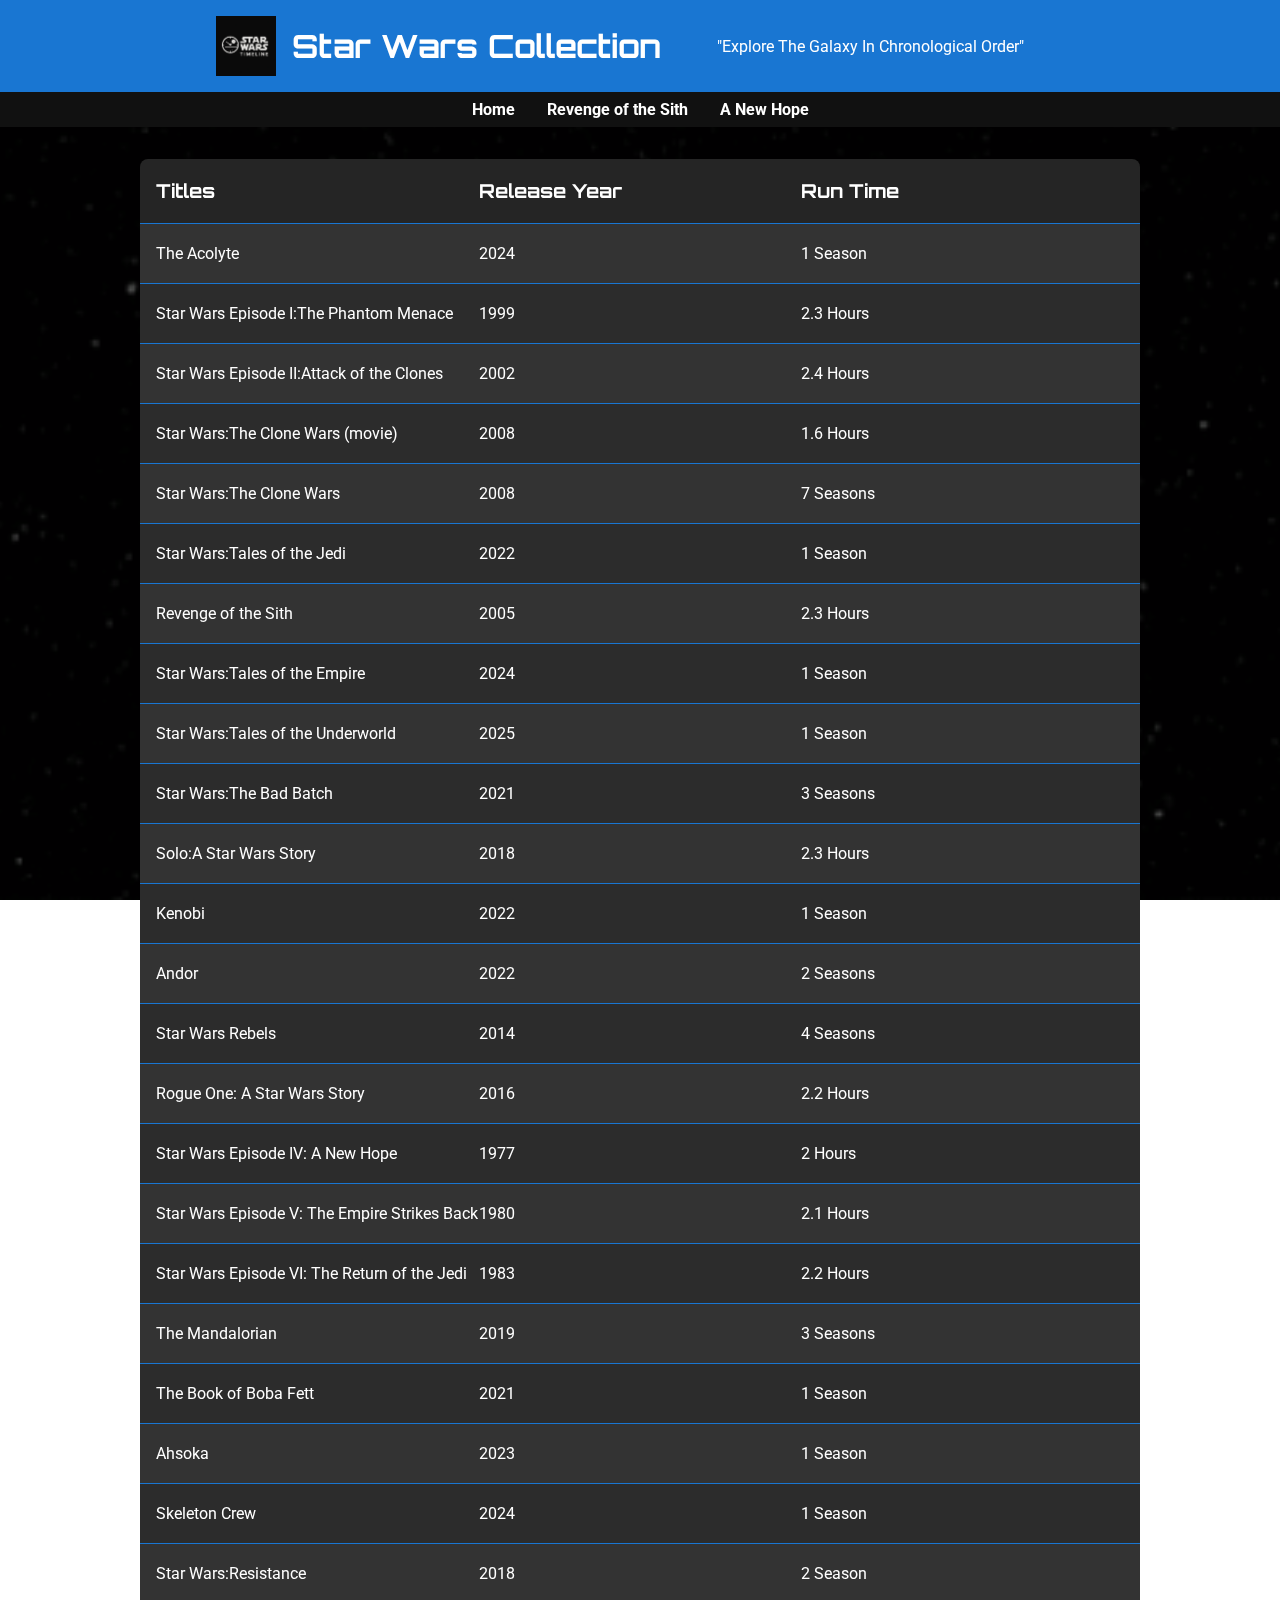
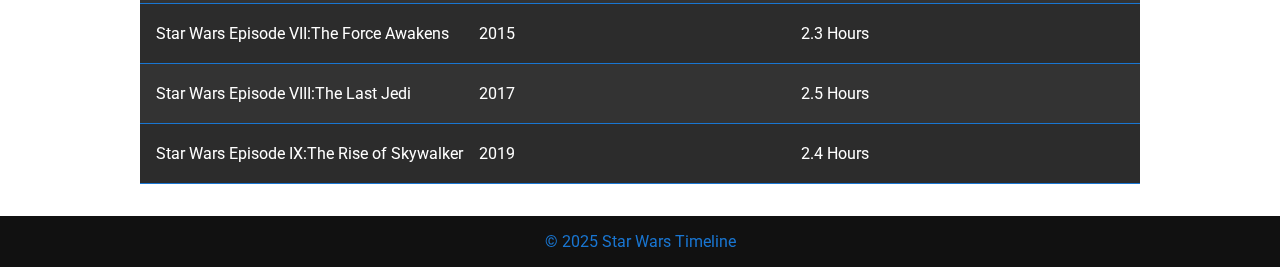
<file: index.html>
<!DOCTYPE html>
<html lang="en">
<head>
    <meta charset="UTF-8">
    <meta name="viewport" content="width=device-width, initial-scale=1.0">
    <title>Star Wars Timeline</title>
     <link href="https://fonts.googleapis.com/css2?family=Orbitron:wght@600&family=Roboto&display=swap" rel="stylesheet">
     <link rel="stylesheet" href="styles.css" />
     <link rel="icon" type="image/png" href="Images/favicon.png">
</head>
<body>
    <header>
        <div class="header-container">
        <img src="Images/sw_timeline_logo.png" alt="Star Wars Timeline Logo" class="logo" />
    <h1>Star Wars Collection</h1> 
    <blockquote>
        "Explore The Galaxy In Chronological Order"
    </blockquote> 
    </div>  
    </header>
    <nav>
        <a href="#">Home</a>
        <a href="revenge_of_the_sith.html">Revenge of the Sith</a>
        <a href="new_hope.html">A New Hope</a>
    </nav>
    <main>
        <div class="timeline_header">
           <div class="timeline-col-1">Titles</div>
           <div class="timeline-col-2">Release Year</div>
           <div class="timeline-col-3">Run Time</div>
         </div>

         <div class="timeline-entry">
            <div class="timeline-col-1">The Acolyte</div>
            <div class="timeline-col-2">2024</div>
            <div class="timeline-col-3">1 Season</div>
         </div>
         
         <div class="timeline-entry">
            <div class="timeline-col-1">Star Wars Episode I:The Phantom Menace</div>
            <div class="timeline-col-2">1999</div>
            <div class="timeline-col-3">2.3 Hours</div>
         </div>

         <div class="timeline-entry">
            <div class="timeline-col-1">Star Wars Episode II:Attack of the Clones</div>
            <div class="timeline-col-2">2002</div>
            <div class="timeline-col-3">2.4 Hours</div>
         </div>

         <div class="timeline-entry">
            <div class="timeline-col-1">Star Wars:The Clone Wars (movie)</div>
            <div class="timeline-col-2">2008</div>
            <div class="timeline-col-3">1.6 Hours</div>
         </div>
         <div class="timeline-entry">
            <div class="timeline-col-1">Star Wars:The Clone Wars</div>
            <div class="timeline-col-2">2008</div>
            <div class="timeline-col-3">7 Seasons</div>
         </div>

         <div class="timeline-entry">
            <div class="timeline-col-1">Star Wars:Tales of the Jedi</div>
            <div class="timeline-col-2">2022</div>
            <div class="timeline-col-3">1 Season</div>
         </div>

         <div class="timeline-entry">
            <div class="timeline-col-1">Revenge of the Sith</div>
            <div class="timeline-col-2">2005</div>
            <div class="timeline-col-3">2.3 Hours</div>
         </div>
         
         <div class="timeline-entry">
            <div class="timeline-col-1">Star Wars:Tales of the Empire</div>
            <div class="timeline-col-2">2024</div>
            <div class="timeline-col-3">1 Season</div>
         </div>

         <div class="timeline-entry">
            <div class="timeline-col-1">Star Wars:Tales of the Underworld</div>
            <div class="timeline-col-2">2025</div>
            <div class="timeline-col-3">1 Season</div>
         </div>

         <div class="timeline-entry">
            <div class="timeline-col-1">Star Wars:The Bad Batch</div>
            <div class="timeline-col-2">2021</div>
            <div class="timeline-col-3">3 Seasons</div>
         </div>

         <div class="timeline-entry">
            <div class="timeline-col-1">Solo:A Star Wars Story</div>
            <div class="timeline-col-2">2018</div>
            <div class="timeline-col-3">2.3 Hours</div>
         </div>

         <div class="timeline-entry">
            <div class="timeline-col-1">Kenobi</div>
            <div class="timeline-col-2">2022</div>
            <div class="timeline-col-3">1 Season</div>
         </div>

         <div class="timeline-entry">
            <div class="timeline-col-1">Andor</div>
            <div class="timeline-col-2">2022</div>
            <div class="timeline-col-3">2 Seasons</div>
         </div>

         <div class="timeline-entry">
            <div class="timeline-col-1">Star Wars Rebels</div>
            <div class="timeline-col-2">2014</div>
            <div class="timeline-col-3">4 Seasons</div>
         </div>

         <div class="timeline-entry">
            <div class="timeline-col-1">Rogue One: A Star Wars Story</div>
            <div class="timeline-col-2">2016</div>
            <div class="timeline-col-3">2.2 Hours</div>
         </div>

         <div class="timeline-entry">
            <div class="timeline-col-1">Star Wars Episode IV: A New Hope</div>
            <div class="timeline-col-2">1977</div>
            <div class="timeline-col-3">2 Hours</div>
         </div>

         <div class="timeline-entry">
            <div class="timeline-col-1">Star Wars Episode V: The Empire Strikes Back</div>
            <div class="timeline-col-2">1980</div>
            <div class="timeline-col-3">2.1 Hours</div>
         </div>

         <div class="timeline-entry">
            <div class="timeline-col-1">Star Wars Episode VI: The Return of the Jedi</div>
            <div class="timeline-col-2">1983</div>
            <div class="timeline-col-3">2.2 Hours</div>
         </div>

         <div class="timeline-entry">
            <div class="timeline-col-1">The Mandalorian</div>
            <div class="timeline-col-2">2019</div>
            <div class="timeline-col-3">3 Seasons</div>
         </div>

         <div class="timeline-entry">
            <div class="timeline-col-1">The Book of Boba Fett</div>
            <div class="timeline-col-2">2021</div>
            <div class="timeline-col-3">1 Season</div>
         </div>

         <div class="timeline-entry">
            <div class="timeline-col-1">Ahsoka</div>
            <div class="timeline-col-2">2023</div>
            <div class="timeline-col-3">1 Season</div>
         </div>

         <div class="timeline-entry">
            <div class="timeline-col-1">Skeleton Crew</div>
            <div class="timeline-col-2">2024</div>
            <div class="timeline-col-3">1 Season</div>
         </div>

         <div class="timeline-entry">
            <div class="timeline-col-1">Star Wars:Resistance</div>
            <div class="timeline-col-2">2018</div>
            <div class="timeline-col-3">2 Season</div>
         </div>

         <div class="timeline-entry">
            <div class="timeline-col-1">Star Wars Episode VII:The Force Awakens</div>
            <div class="timeline-col-2">2015</div>
            <div class="timeline-col-3">2.3 Hours</div>
         </div>

         <div class="timeline-entry">
            <div class="timeline-col-1">Star Wars Episode VIII:The Last Jedi</div>
            <div class="timeline-col-2">2017</div>
            <div class="timeline-col-3">2.5 Hours</div>
         </div>

         <div class="timeline-entry">
            <div class="timeline-col-1">Star Wars Episode IX:The Rise of Skywalker</div>
            <div class="timeline-col-2">2019</div>
            <div class="timeline-col-3">2.4 Hours</div>
         </div>


         
    </main>
    <footer>
         © 2025 Star Wars Timeline 
    </footer>
</body>
</html>
</file>
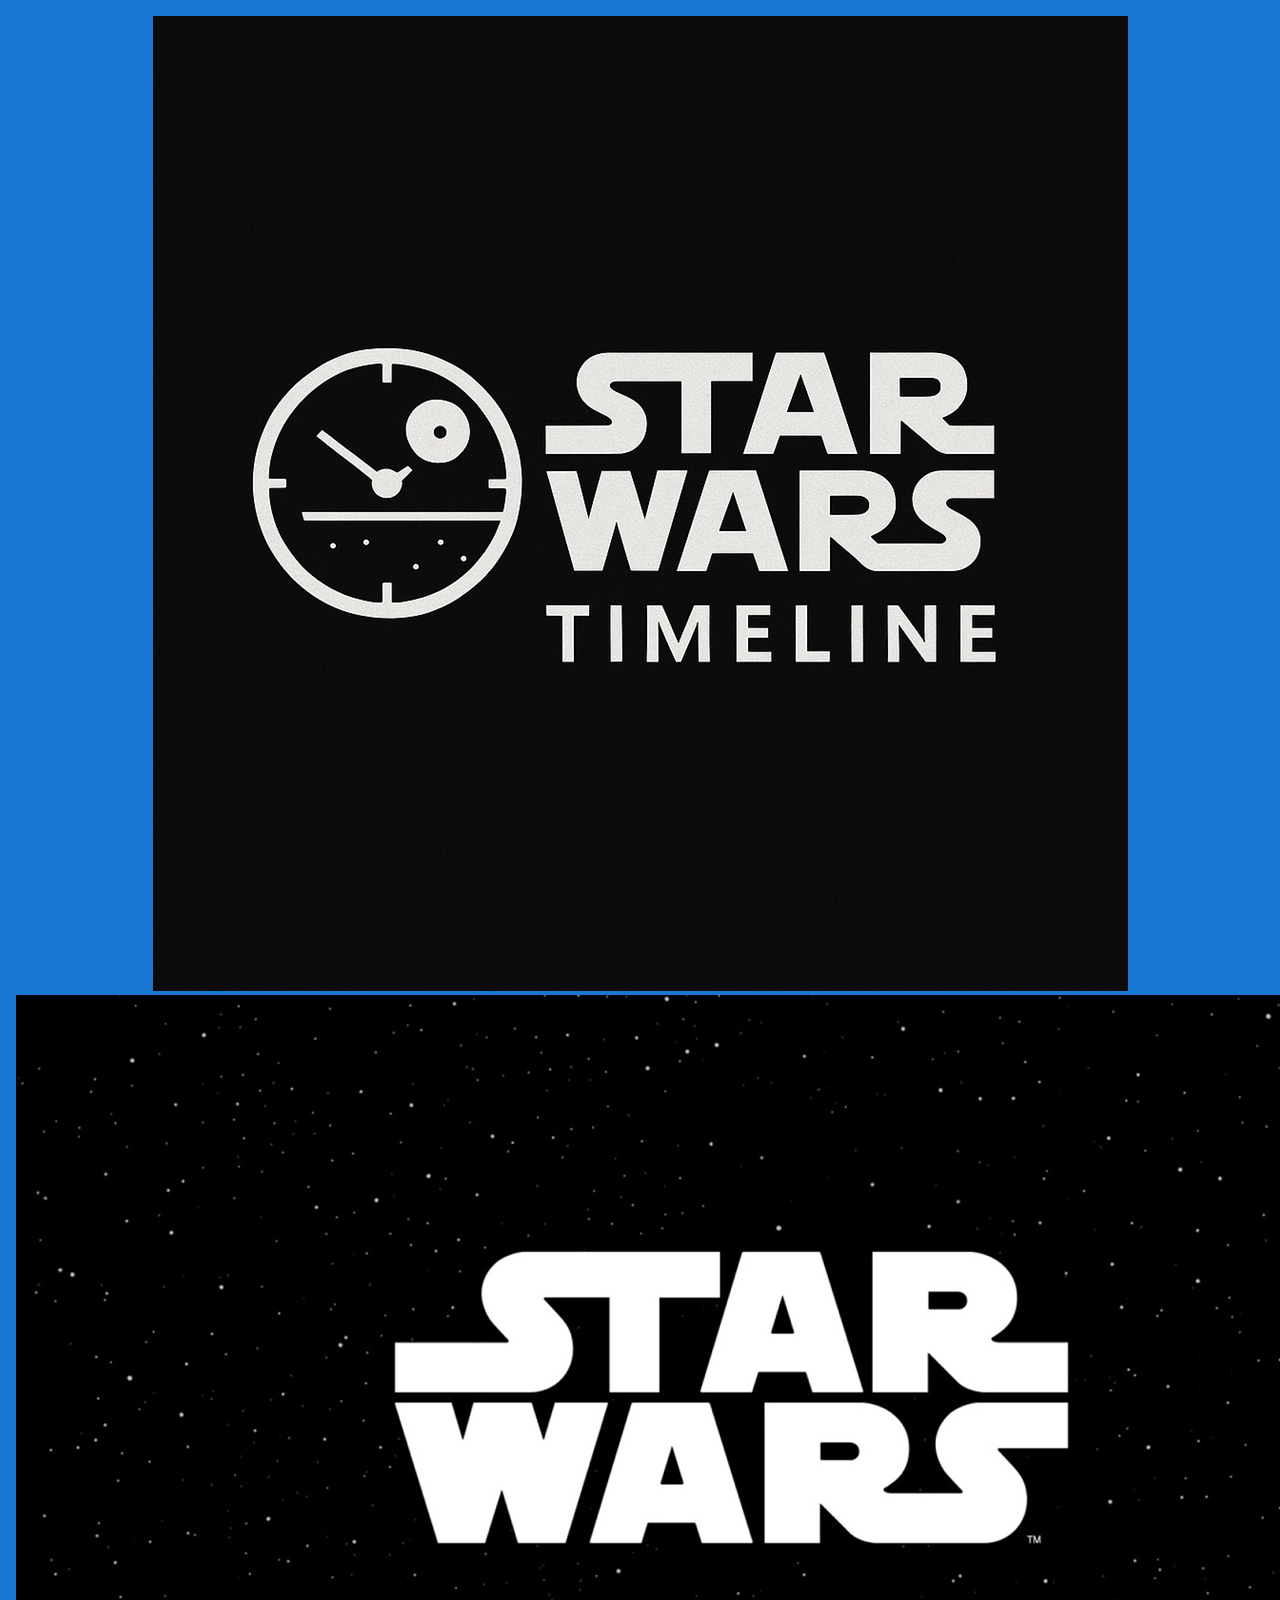
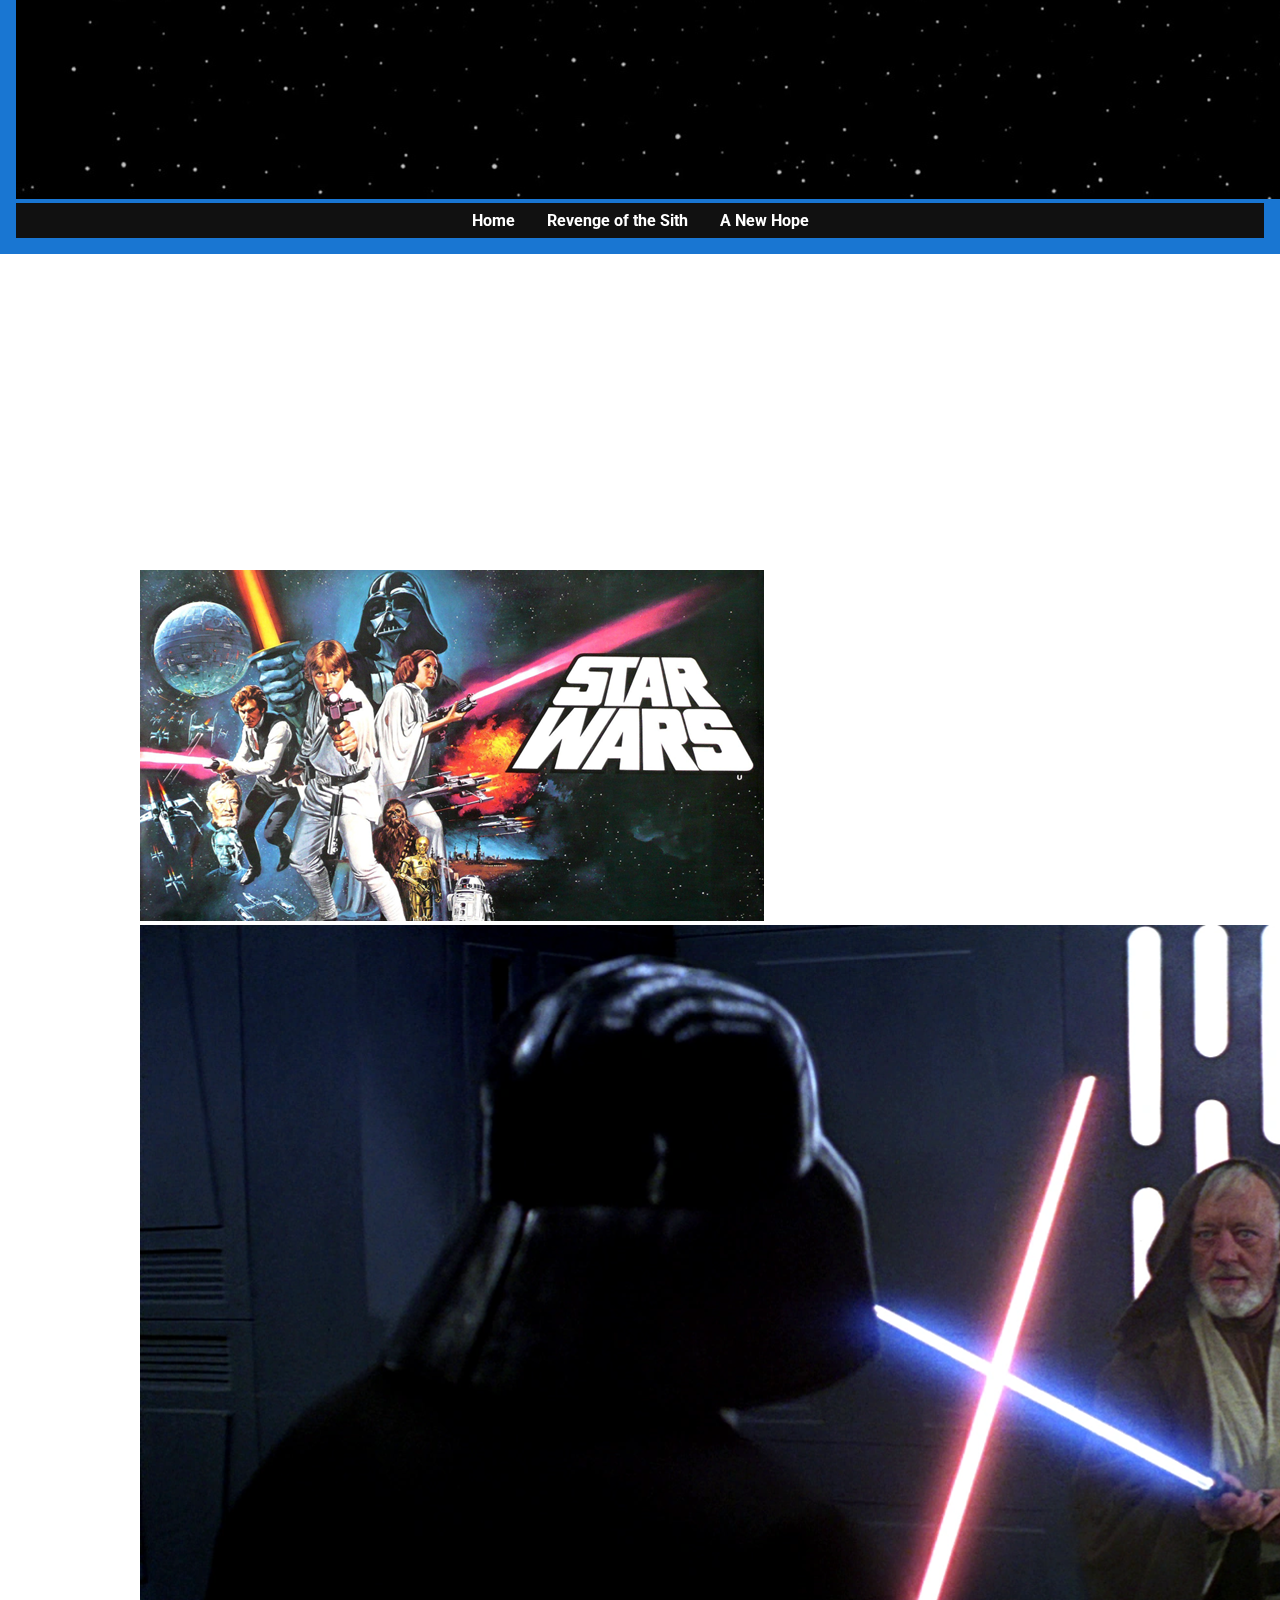
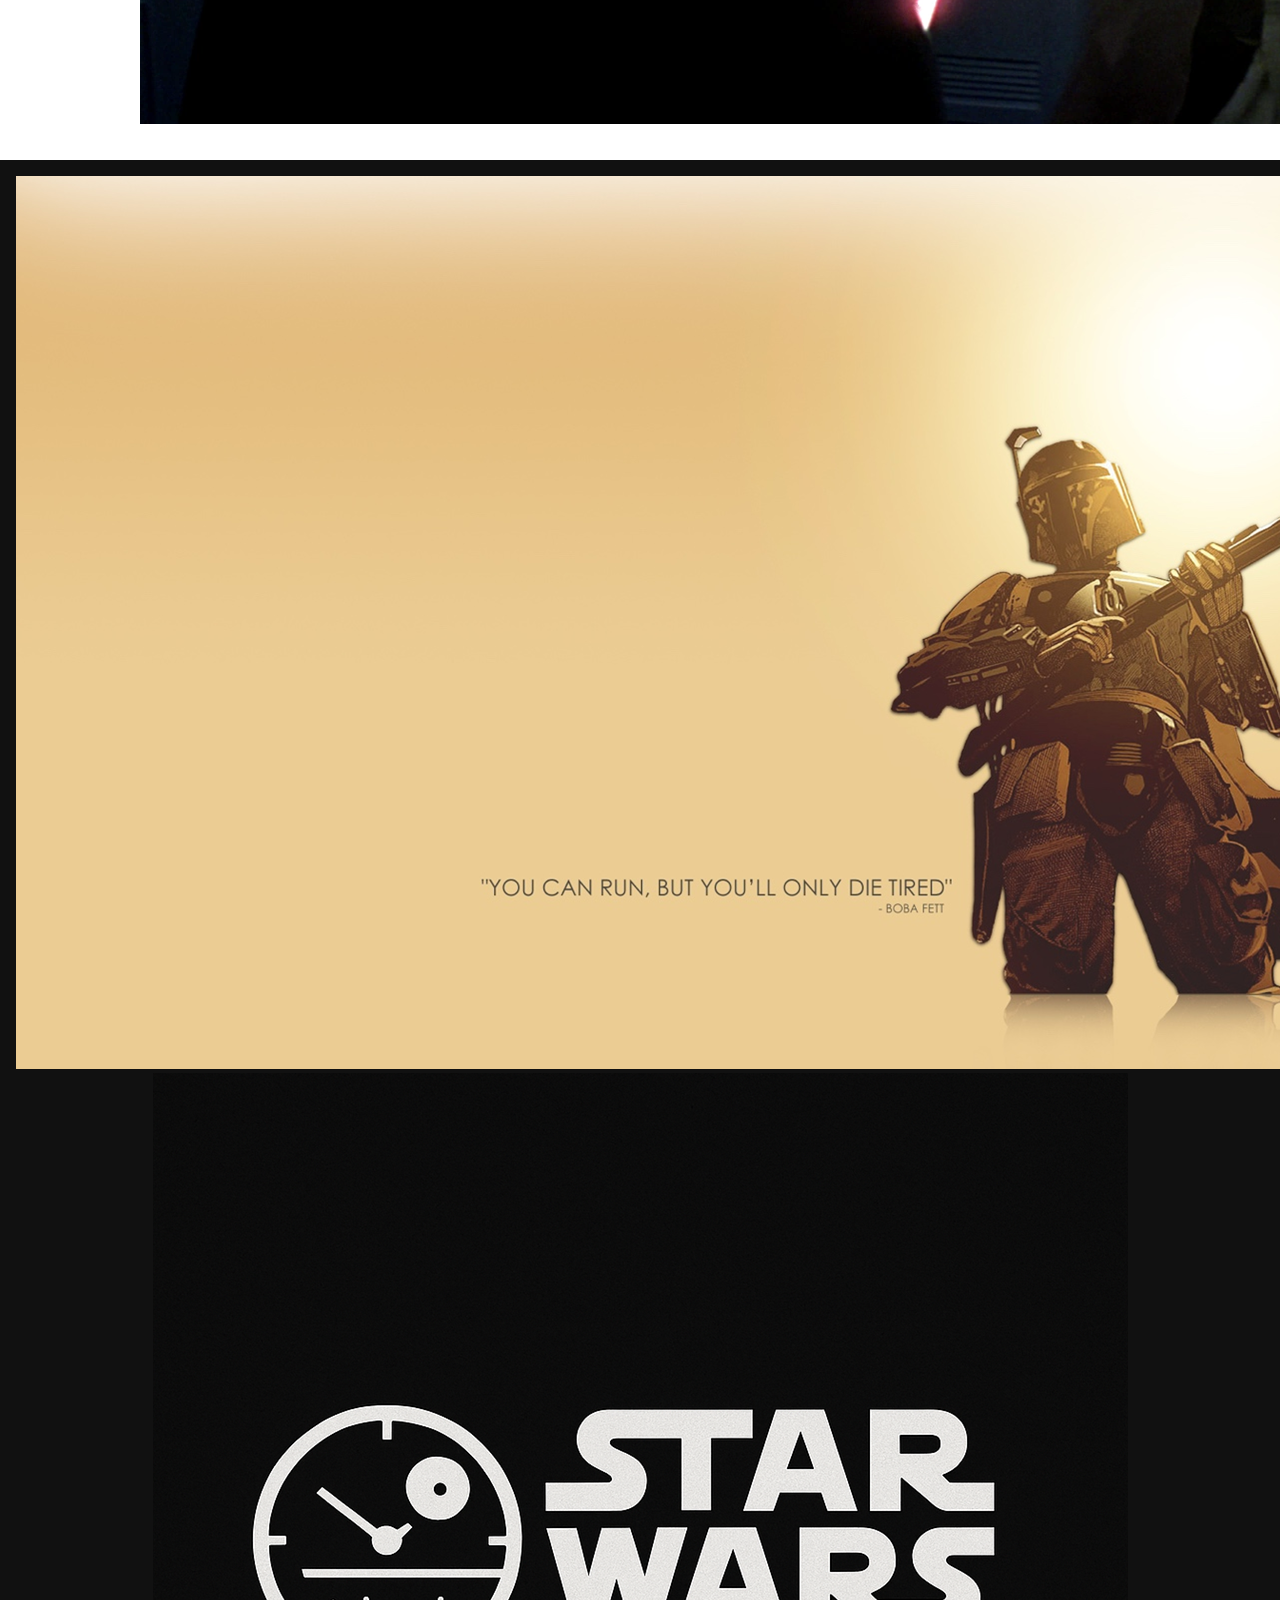
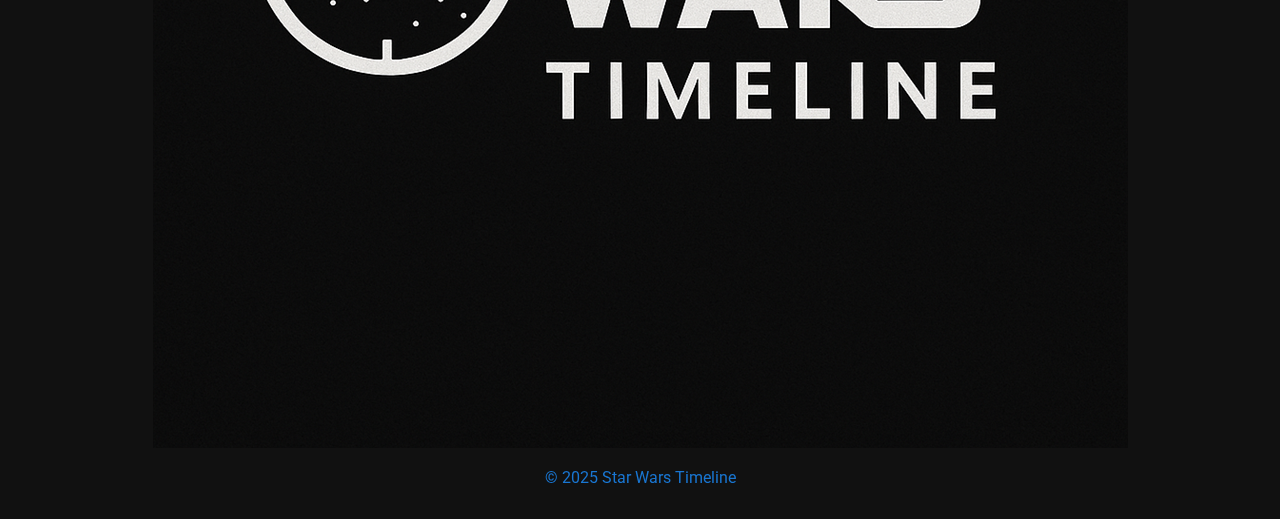
<file: new_hope.html>
<!DOCTYPE html>
<html lang="en">
<head>
    <meta charset="UTF-8">
    <meta name="viewport" content="width=device-width, initial-scale=1.0">
    <title>SW Favorites</title>
     <link href="https://fonts.googleapis.com/css2?family=Orbitron:wght@600&family=Roboto&display=swap" rel="stylesheet">
     <link rel="stylesheet" href="styles.css" />
     <link rel="icon" type="image/png" href="Images/favicon.png">
</head>
<body>
    <div id="wrapper">
        <header id="new_hope">
            <div class="header_container">
                <img src="Images/sw_timeline_logo.png" alt="Star Wars Timeline Logo" class="site_logo">
                <img src="Images/sw_logo.png" alt="Star Wars Logo tm" id="sw_logo">
                <nav>
                    <a href="index.html">Home</a>
                    <a href="revenge_of_the_sith.html">Revenge of the Sith</a>
                    <a href="new_hope.html">A New Hope</a>
                </nav>
            </div>     
        </header>

        <main>
            <div class="movie_title">
                <h1>Star Wars Favorites</h1> 
                <h3>A New Hope</h3>  
            </div> 
            <div class="movie_main">
                <section class="movie_info">
                    <p>
                        Released in 1977, A New Hope is the original Star Wars film and the beginning of the iconic saga. 
                        It follows young Luke Skywalker, a farm boy who discovers his destiny after receiving a message from 
                        Princess Leia hidden inside the droid R2-D2. With help from Obi-Wan Kenobi, Han Solo, Chewbacca, and Leia, 
                        Luke joins the Rebel Alliance in their fight against the evil Galactic Empire.
                    </p>
                    <p>
                        The film ends with a daring attack on the Death Star, where Luke uses the Force to land a perfect shot, 
                        leading to a major Rebel victory.
                    </p>
                    <p>
                        A New Hope is legendary for its groundbreaking visuals, unforgettable characters, and timeless story. 
                        It launched the Star Wars universe and remains one of my all-time favorites.
                    </p>
                </section>
                <img src="Images/nh1.png" alt="A New Hope promo photo">
                <img src="Images/nh2.png" alt="Obi Wan vs Darth Vader">
            </div>    
        </main>
        <footer id="new_hope">
            <img src="Images/sw_quote.png" alt="Quote" class="quote">
            <img src="Images/sw_timeline_logo.png" alt="Star Wars Timeline Logo" class="foot_logo">
            <p>© 2025 Star Wars Timeline </p>
        </footer>
    </div>
</body>
</html>
</file>
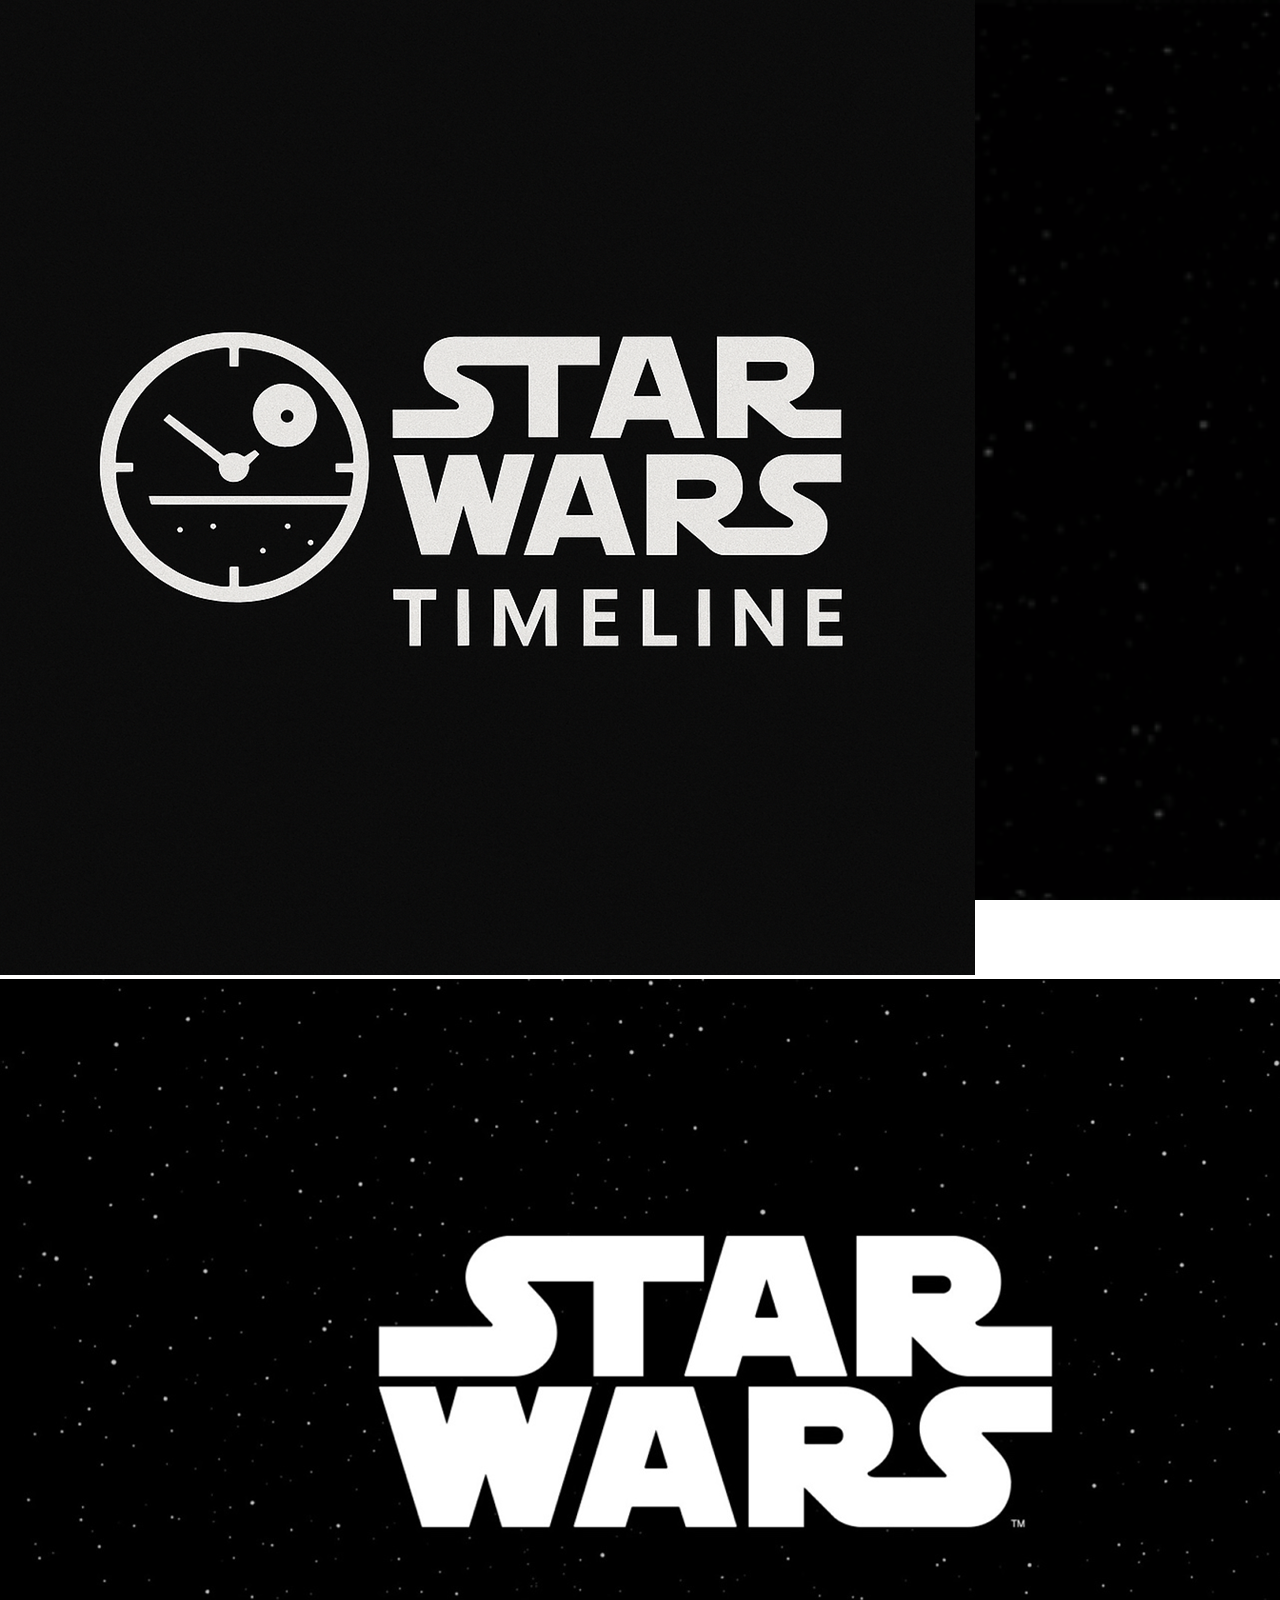
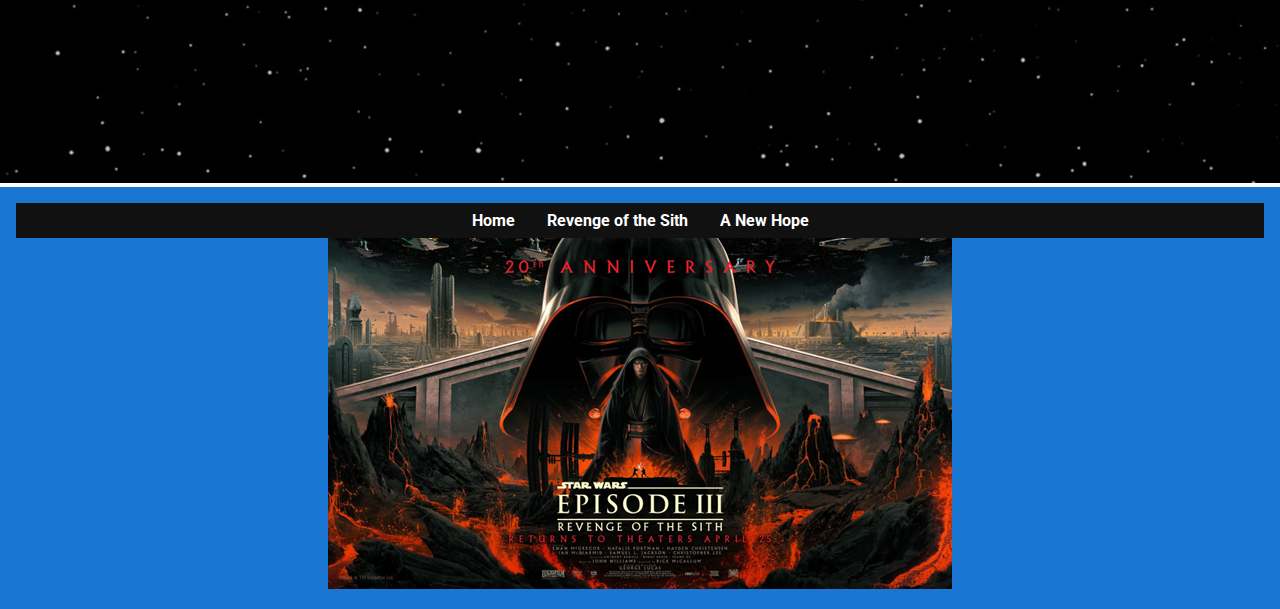
<file: revenge_of_the_sith.html>
<!DOCTYPE html>
<html lang="en">
<head>
    <meta charset="UTF-8">
    <meta name="viewport" content="width=device-width, initial-scale=1.0">
    <title>Revenge of the Sith</title>
    <link rel="stylesheet" href="styles.css" />
    <link href="https://fonts.googleapis.com/css2?family=Orbitron:wght@600&family=Roboto&display=swap" rel="stylesheet">
    <link rel="icon" type="image/png" href="Images/favicon.png">
    <img src="Images\sw_timeline_logo.png" alt="Star Wars Timeline Logo" class="site_logo">
    <img src="Images\sw_logo.png" alt="Star Wars Logo" id="sw_logo">
</head>
<body>
    <div id="wrapper">
    <header>
        <div class="header_container">
        <nav>
        <a href="index.html">Home</a>
        <a href="revenge_of_the_sith.html">Revenge of the Sith</a>
        <a href="new_hope.html">A New Hope</a>
        </nav>
        <img src="Images\revenge2.png" alt="revenge of the sith movie poster">
        </div>
    </header>
    </div>
</body>
</html>
</file>
<file: styles.css>
:root {
    --dark-bg: #1C1C1C;
    --white: #FFFFFF;
    --blue: #1976D2;
    --red: #D32F2F;
}

body {
    margin: 0; 
    background: url(Images/slow-stars.gif) center center fixed;
    background-size: cover;
    background-repeat: no-repeat;
    position: relative;
    z-index: 0;
    color: var(--white);
    font-family: 'Roboto', sans-serif;


}

body::before {
    content: "";
    position: fixed;
    top: 0;
    left: 0;
    width: 100%;
    height: 100%;
    background-color: rgba(0, 0, 0, 0.6);
    z-index: -1;
}

header {
    background-color: var(--blue);
    padding: 1rem;
    text-align: center;
}

.header-container {
    display: flex;
    align-items: center;
    justify-content: center;
    gap: 1rem;
}
.logo {
    width: 60px;
    height: auto;
}

header h1 {
    font-family: 'Orbitron', sans-serif;
    margin: 0;
    font-size: 2rem;
}

nav {
    display: flex;
    justify-content: center;
    background-color: #111;
    gap: 2rem;
    padding: 0.5rem 0;
}

nav a {
    color: var(--white);
    text-decoration: none;
    font-weight: bold;
}

nav a:hover {
    color: var(--blue);
}

main {
    padding: 2rem;
    max-width: 1000px;
    margin: auto;
}

.timeline_header,
.timeline-entry {
    display: grid;
    grid-template-columns: 1fr 1fr 1fr;
    padding: 0.75rem 1rem;
    border-bottom: 1px solid var(--blue);
}

.timeline_header {
    font-family: 'Orbitron', sans-serif;
    font-size: 1.2rem;
    font-weight: bold;
    background-color: #252525;
    border-radius: 8px 8px 0 0;
}

.timeline-entry {
    background-color: #2c2c2c;
}

.timeline-entry:nth-child(even) {
background-color: #333;
}

.timeline-entry:hover {
    background-color: rgba(255, 232, 31, 0.08);
    transition: background-color 0.3s ease;
}

.timeline-entry:hover .timeline-col-1,
.timeline-entry:hover .timeline-col-2,
.timeline-entry:hover .timeline-col-3 {
    color: #FFE81F;
    cursor: default;
}

.timeline-col-1,
.timeline-col-2,
.timeline-col-3 {
    padding: 0.5rem 0;
}

footer {
    text-align: center;
    padding: 1rem;
    background-color: #111;
    color: var(--blue);
}

/* Noah's CSS */
</file>
